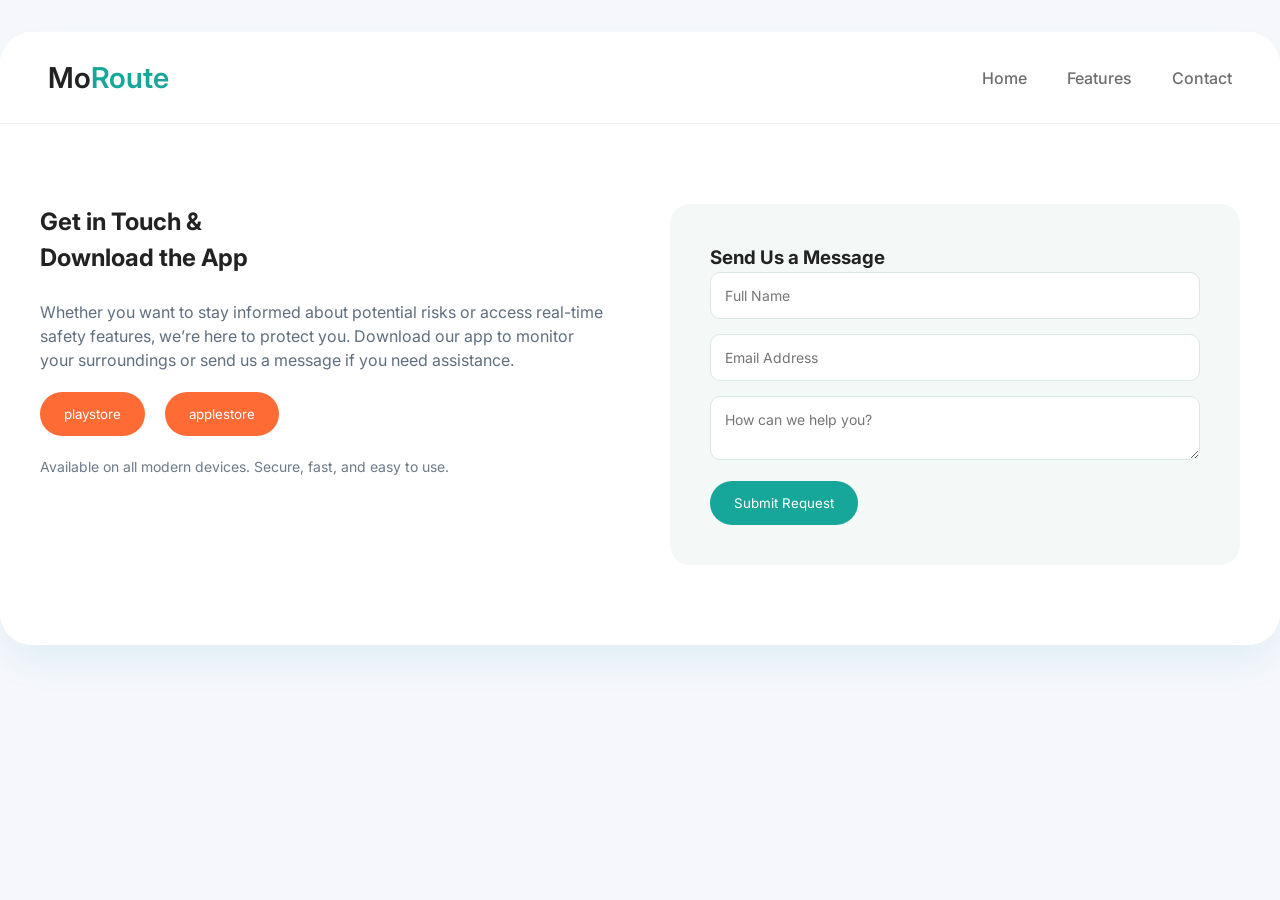
<file: contactus.html>
<!DOCTYPE html>
<html lang="en">
<head>
<meta charset="UTF-8">
<meta name="viewport" content="width=device-width, initial-scale=1.0">
<title>Contact</title>

<link href="https://fonts.googleapis.com/css2?family=Inter:wght@300;400;600;700;900&display=swap" rel="stylesheet">
<link rel="stylesheet" href="contact.css">
<link rel="stylesheet" href="home.css">


</head>
<body>
<div class="site-wrapper">
    <!-- header: SalvaMedic + navigation + address -->
    <div class="navbar">
        <div class="logo">Mo<span>Route</span></div>
        <div class="nav-links">
            <a href="index.html">Home</a>
            <a href="features.html">Features</a>
            <a href="#">Contact</a>
        </div>
        </div>
        <!-- <div class="address-chip">
            <i class="fas fa-map-marker-alt"></i> Medychnyi Avenue, 8-A, Lviv
        </div> -->

<div class="contact-section">

  <div class="contact-wrapper">

    <!-- LEFT SIDE -->
    <div class="contact-left">
      <h2>Get in Touch &<br>Download the App</h2><br>
      <p>
      Whether you want to stay informed about potential risks or access real-time safety features, we’re here to protect you. Download our app to monitor your surroundings or send us a message if you need assistance.
      </p>

      <div class="download-buttons">
        <button class="store-btn applestore"  onclick="showAlert()">playstore</button>
        <button class="store-btn applestore" onclick="showAlert()">applestore</button>
      </div>

      <p>
        Available on all modern devices. Secure, fast, and easy to use.
      </p>
    </div>

    <!-- RIGHT SIDE -->
    <div class="contact-form">
      <h3>Send Us a Message</h3>

<form action="https://formspree.io/f/mzdjpvpw" method="POST">
        <input type="text" placeholder="Full Name" required>
        <input type="email" placeholder="Email Address" name="email" required>
        <textarea placeholder="How can we help you?" class="message" id="message" name="message" required></textarea>
        <input type="hidden" name="_captcha" value="false">

        <button type="submit" class="store-btn playstore">Submit Request</button>
      </form>

    </div>

  </div>

</div>
    </div>
</body>
</html>

<script>

function showAlert() {
  alert("Coming soon!");
}
</script>
</file>
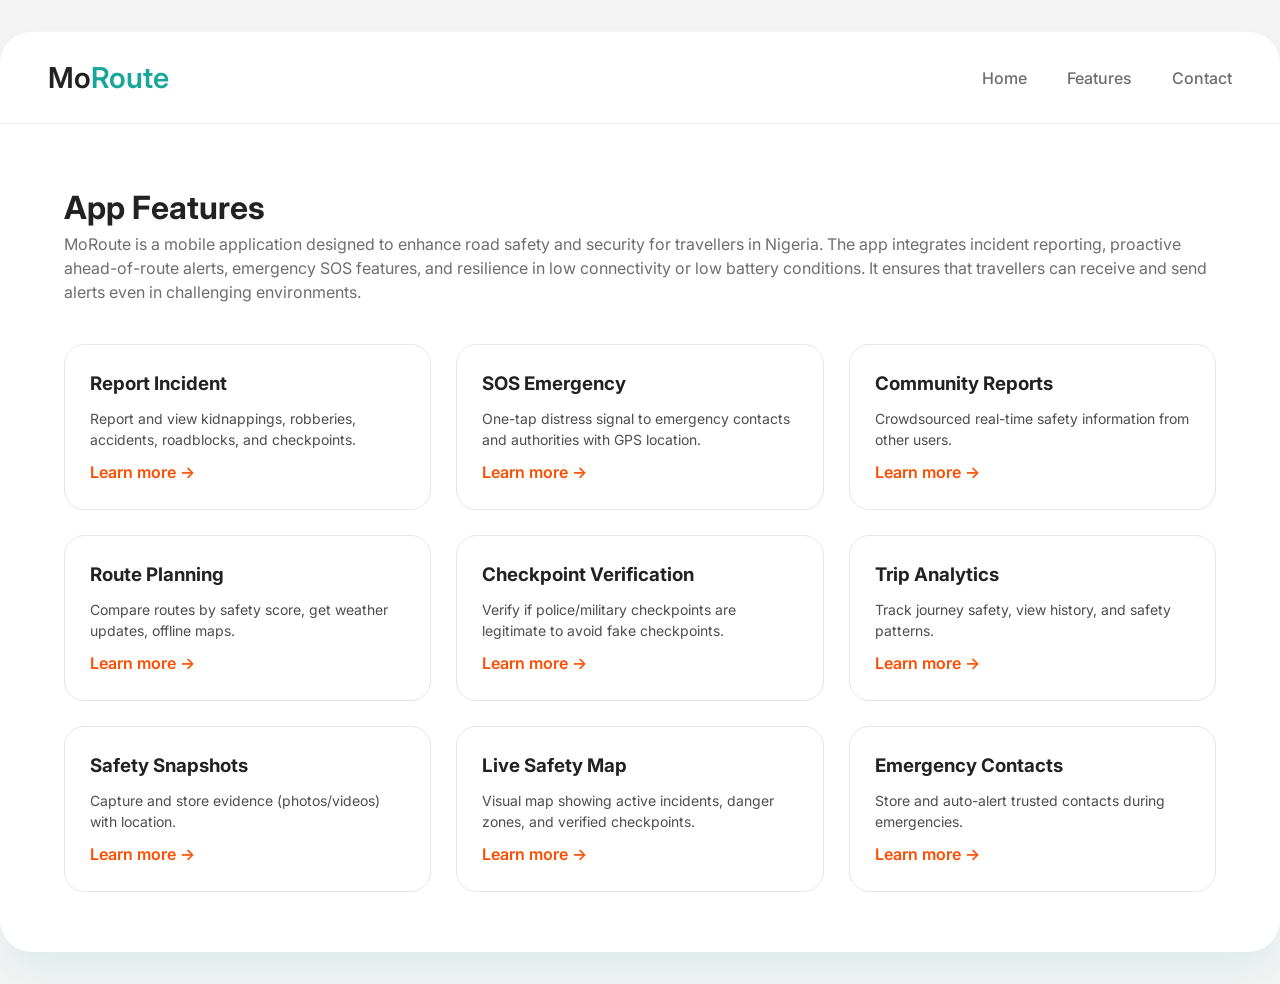
<file: features.html>
<!DOCTYPE html>
<html lang="en">
<head>
<meta charset="UTF-8">
<meta name="viewport" content="width=device-width, initial-scale=1.0">
<title>Features</title>

<link href="https://fonts.googleapis.com/css2?family=Inter:wght@300;400;600;700&display=swap" rel="stylesheet">
<link rel="stylesheet" href="features.css">
<link rel="stylesheet" href="home.css">
<link rel="stylesheet" href="phone.css">

<!-- <style>
*{
  margin:0;
  padding:0;
  box-sizing:border-box;
  font-family:"Inter",sans-serif;
}

body{
  background:#eef2f7;
  color:#222;
}

.container{
  width:90%;
  max-width:1200px;
  margin:auto;
  padding:60px 0;
}

/* GRID */

.services-grid{
  display:grid;
  grid-template-columns: repeat(3,1fr);
  gap:25px;
}

.card{
  background:#fff;
  border-radius:20px;
  padding:25px;
  min-height:160px;
  cursor:pointer;
  transition:0.3s;
  border:1px solid #e6e6e6;
}

.card:hover{
  transform:translateY(-5px);
  box-shadow:0 10px 20px rgba(23,167,154,0.15);
}

.card.active{
  background:#FF6B35;
  color:#fff;
}

.card h3{
  margin-bottom:10px;
}

.card p{
  font-size:14px;
  opacity:0.8;
}

/* FEATURE PREVIEW */

.feature-preview{
  margin-top:120px;
  display:none;
  grid-template-columns:1fr 1fr;
  align-items:center;
  justify-content:space-between;
  gap:140px;
}

.feature-text{
  max-width:500px;
}

.feature-text h2{
  font-size:32px;
  margin-bottom:20px;
}

.feature-text p{
  color:#6E6E6E;
  line-height:1.7;
  margin-bottom:25px;
}

.feature-text button{
  padding:14px 26px;
  background:#FF6B35;
  color:#fff;
  border:none;
  border-radius:30px;
  cursor:pointer;
  transition:0.3s;
}

.feature-text button:hover{
  background:#e85e2f;
}

/* PHONE */

.phone{
  width:320px;
  height:620px;
  background:#F2F2F2;
  border-radius:40px;
  box-shadow:0 20px 40px rgba(23,167,154,0.2);
  padding:25px;
  display:flex;
  flex-direction:column;
  justify-content:center;
  text-align:center;
}

.phone h3{
  color:#17A79A;
  margin-bottom:15px;
}

.phone p{
  font-size:14px;
  color:#6E6E6E;
}

@media(max-width:900px){
  .services-grid{
    grid-template-columns:1fr;
  }
  .feature-preview{
    grid-template-columns:1fr;
    gap:50px;
  }
}
</style> -->
</head>
<body>
  <div class="site-wrapper">
 <div class="navbar">
        <div class="logo">Mo<span>Route</span></div>
        <div class="nav-links">
            <a href="index.html">Home</a>
            <a href="#">Features</a>
            <a href="contactus.html">Contact</a>
        </div>
        <!-- <div class="address-chip">
            <i class="fas fa-map-marker-alt"></i> Medychnyi Avenue, 8-A, Lviv
        </div> -->
    </div>
<div class="container">



<h1>App Features</h1>
<p style="color:#6E6E6E;margin-bottom:40px;">
MoRoute is a mobile application designed to enhance road safety and security for
travellers in Nigeria. The app integrates incident reporting, proactive ahead-of-route alerts,
emergency SOS features, and resilience in low connectivity or low battery conditions. It ensures
that travellers can receive and send alerts even in challenging environments.
</p>

<!-- 9 CARDS -->
<div class="services-grid">

<div class="card" 
data-title="Report Incident" 
data-desc="Report and stay informed about kidnappings, robberies, accidents, roadblocks, suspicious activity, and checkpoints in your area. Users can submit real-time reports with location details, images, and descriptions. All reports are reviewed and displayed on the safety map to help others avoid dangerous zones and make informed travel decisions."
data-btn="Explore Safe Routes"
data-img="images/WhatsApp Image 2026-03-03 at 1.13.28 AM.jpeg">
<h3>Report Incident</h3>
<p>Report and view kidnappings, robberies, accidents, roadblocks, and
checkpoints.</p>
<a class="learn">Learn more →</a>
</div>

<div class="card" 
data-title="SOS Emergency" 
data-desc="Send a one-tap distress signal to your emergency contacts and, where available, local authorities. Your live GPS location, movement status, and time stamp are instantly shared to ensure rapid response. Designed for critical situations where speed and accuracy are essential."
data-img="images/WhatsApp Image 2026-03-03 at 1.13.27 AM (3).jpeg">
<h3>SOS Emergency</h3>
<p>One-tap distress signal to emergency contacts and authorities with GPS
location.</p>
<a class="learn">Learn more →</a>
</div>

<div class="card" 
data-title="Community Reports" 
data-desc="Benefit from crowdsourced, real-time safety updates submitted by other users nearby. See verified alerts about potential threats, unusual activity, or unsafe areas. Community-driven intelligence strengthens awareness and helps keep everyone safer."
data-btn="Live Safety Map"
data-img="images/WhatsApp Image 2026-03-03 at 1.13.26 AM.jpeg">
<h3>Community Reports</h3>
<p> Crowdsourced real-time safety information from other users.</p>
<a class="learn">Learn more →</a>
</div>

<div class="card" 
data-title="Route Planning" 
data-desc="Compare multiple routes not just by distance or time, but by safety score. Receive weather updates, road condition alerts, and the ability to download offline maps for areas with limited connectivity. Travel smarter with routes optimized for both efficiency and security."
data-btn="Start Tracking"
data-img="images/WhatsApp Image.jpeg">
<h3>Route Planning</h3>
<p>Compare routes by safety score, get weather updates, offline maps.</p>
<a class="learn">Learn more →</a>
</div>

<div class="card" 
data-title="Checkpoint Verification" 
data-desc="Avoid fake or unauthorized checkpoints by verifying legitimate police or military stops through community confirmation and official data sources. View verification status, report suspicious checkpoints, and receive alerts before approaching high-risk stops."
data-btn="Scan Area"
data-img="images/WhatsApp Image 2026-02-27 at 10.31.55 PM (1).jpeg">
<h3>Checkpoint Verification</h3>
<p>Verify if police/military checkpoints are legitimate to avoid fake
checkpoints.</p>
<a class="learn">Learn more →</a>
</div>

<div class="card" 
data-title="Trip Analytics" 
data-desc="Track your journey history, analyze travel patterns, and review safety insights over time. See risk levels along your routes, frequently visited areas, and personalized recommendations to improve your safety habits."
data-img="images/WhatsApp Image 2026-02-27 at 10.32.52 PM.jpeg">
<h3>Trip Analytics</h3>
<p>Track journey safety, view history, and safety patterns.</p>
<a class="learn">Learn more →</a>
</div>

<div class="card" 
data-title="Safety Snapshots" 
data-desc="Capture photos or short videos directly within the app to document incidents or suspicious activity. Each snapshot is securely stored with time and location data, creating reliable records that can be shared with trusted contacts or authorities if necessary."
data-btn="Enable Night Mode"
data-img="images/WhatsApp Image 2026-03-03 at 1.13.27 AM.jpeg">
<h3>Safety Snapshots</h3>
<p> Capture and store evidence (photos/videos) with location.</p>
<a class="learn">Learn more →</a>
</div>

<div class="card" 
data-title="Live Safety Map" 
data-desc="Access a dynamic, real-time map that displays active incidents, high-risk zones, verified checkpoints, and safe areas. The map updates continuously using AI analysis and community reports, giving you a clear visual overview of your surroundings before and during your journey."
data-btn="Activate Voice Alert"
data-img="images/WhatsApp Image 2026-02-27 at 10.31.55 PM (2).jpeg">
<h3>Live Safety Map</h3>
<p>Visual map showing active incidents, danger zones, and verified checkpoints.</p>
<a class="learn">Learn more →</a>
</div>

<div class="card" 
data-title="Emergency Contacts" 
data-desc="Securely store trusted contacts within the app and automatically notify them during emergencies. Customize alert preferences, choose who gets notified for specific situations, and share live tracking details when needed."
data-btn="View Safe Zones"
data-img="images/WhatsApp Image 2026-03-03 at 6.41.35 PM.jpeg">
<h3>Emergency Contacts</h3>
<p> Store and auto-alert trusted contacts during emergencies.</p>
<a class="learn">Learn more →</a>
</div>

</div>

<!-- FEATURE PREVIEW -->
<div class="feature-preview" id="preview">

<div class="feature-text">
<h2 id="title"></h2>
<p id="desc"></p>
<button class="playstore">try feature</button>
</div>

<div class="phone">
<h3 id="phoneTitle"></h3>
<!-- <p>This preview represents how the feature appears inside the mobile app.</p> -->
</div>

</div>

</div>
</div>
<!-- <script>
const cards = document.querySelectorAll(".card");
const preview = document.getElementById("preview");
const title = document.getElementById("title");
const desc = document.getElementById("desc");
const phoneTitle = document.getElementById("phoneTitle");
const actionBtn = document.getElementById("actionBtn");

cards.forEach(card => {
  card.addEventListener("click", function(){

    // Remove active from all cards
    cards.forEach(c => c.classList.remove("active"));

    // Activate clicked
    this.classList.add("active");

    // Get data
    const newTitle = this.dataset.title;
    const newDesc = this.dataset.desc;
    const newBtn = this.dataset.btn;

    // Update content
    title.textContent = newTitle;
    desc.textContent = newDesc;
    phoneTitle.textContent = newTitle;
    // actionBtn.textContent = newBtn;

    // Show preview section
    preview.style.display = "grid";

    // Smooth scroll
    preview.scrollIntoView({ behavior: "smooth" });

  });
});
</script> -->




<script>
const cards = document.querySelectorAll(".card");
const preview = document.getElementById("preview");
const title = document.getElementById("title");
const desc = document.getElementById("desc");
const phoneTitle = document.getElementById("phoneTitle");
const phone = document.querySelector(".phone");


cards.forEach(card => {
  card.addEventListener("click", function(){

    cards.forEach(c => c.classList.remove("active"));
    this.classList.add("active");

    const newTitle = this.dataset.title;
    const newDesc = this.dataset.desc;
    const newImg = this.dataset.img;

    title.textContent = newTitle;
    desc.textContent = newDesc;
    // phoneTitle.textContent = newTitle;

    // Add background image to phone
    phone.style.backgroundImage = `url('${newImg}')`;
    phone.style.backgroundSize = "cover";
    phone.style.backgroundPosition = "center";
    phone.style.backgroundRepeat = "no-repeat";

    preview.style.display = "grid";
    preview.scrollIntoView({ behavior: "smooth" });
  });
});



</script>
</body>
</html>
</file>
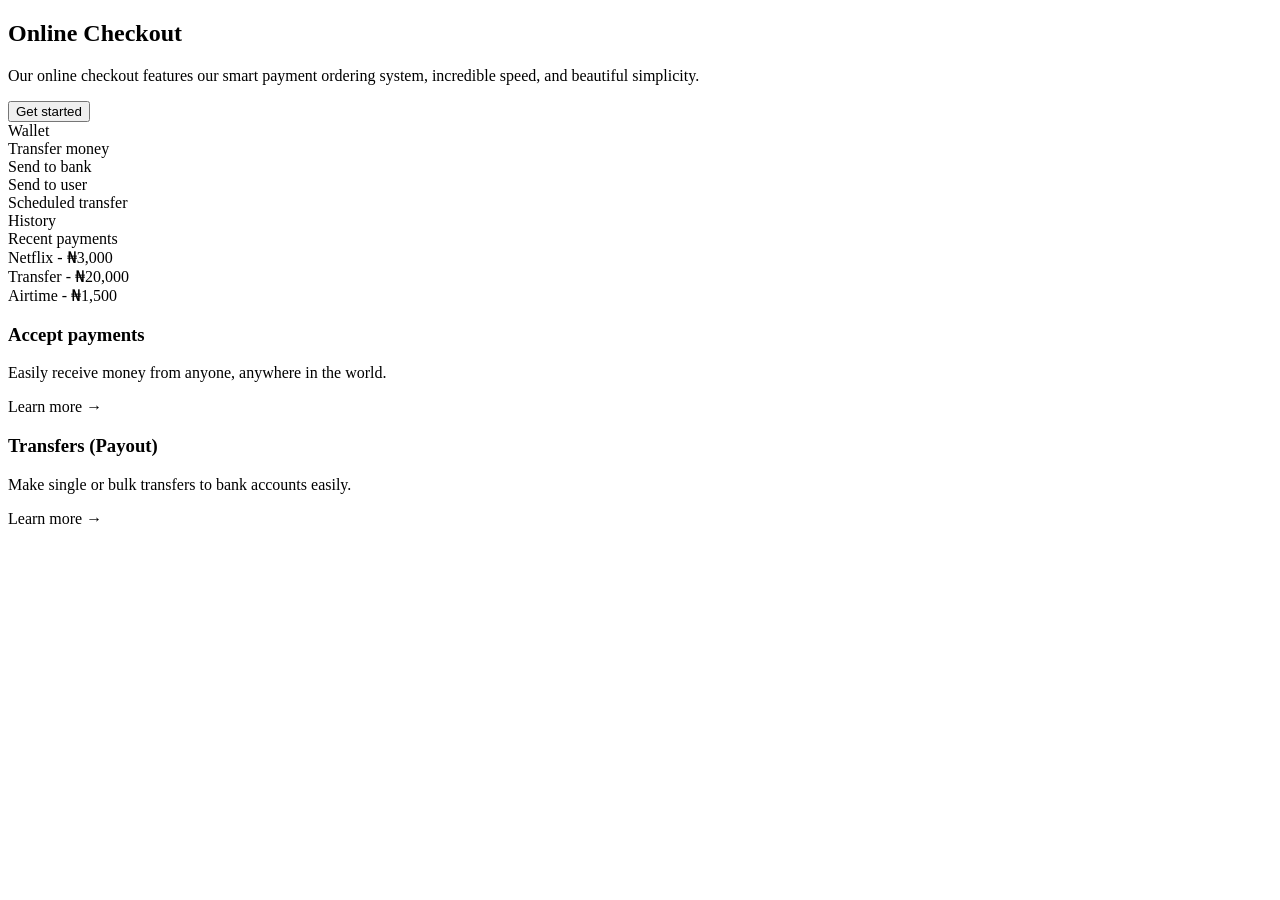
<file: phone.html>
<!DOCTYPE html>
<html lang="en">
<head>
<meta charset="UTF-8">
<meta name="viewport" content="width=device-width, initial-scale=1.0">
<title>Payment Section</title>

<link href="https://fonts.googleapis.com/css2?family=Inter:wght@300;400;600;700;800&display=swap" rel="stylesheet">

<!-- <style>
*{
  margin:0;
  padding:0;
  box-sizing:border-box;
  font-family:Inter,sans-serif;
}

body{
  background:#f3f3f3;
}

.section{
  display:flex;
  justify-content:center;
  align-items:center;
  gap:80px;
  padding:80px 40px;
}

/* LEFT */
.left{
  width:320px;
}

.left h2{
  font-size:28px;
  margin-bottom:20px;
}

.left p{
  color:#555;
  line-height:1.7;
  margin-bottom:25px;
}

.btn{
  background:#0a1033;
  color:#fff;
  padding:14px 22px;
  border:none;
  border-radius:10px;
  cursor:pointer;
  transition:.3s;
}

.btn:hover{
  transform:translateY(-3px);
  box-shadow:0 10px 20px rgba(0,0,0,0.15);
}

/* PHONE */
.phone{
  width:380px;
  height:800px;
  background:#eee;
  border-radius:40px;
  /* padding:20px; */
  box-shadow:0 20px 40px rgba(0,0,0,0.15);
  position:relative;
  overflow:hidden;
}

/* CAROUSEL */
.carousel{
  display:flex;
  width:100%;
  height:100%;
  transition:transform .6s ease;
}

.slide{
  min-width:100%;
  padding:20px;
  display:flex;
  flex-direction:column;
  justify-content:center;
  gap:20px;
  animation:fade .6s;
  background-image: url("images/WhatsApp Image.jpeg");

  background-size: cover;
  background-repeat: no-repeat;
}

/* .slide2{
  min-width:100%;
  padding:20px;
  display:flex;
  flex-direction:column;
  justify-content:center;
  gap:20px;
  animation:fade .6s;
  background-image: url("images/WhatsApp Image.jpeg");

  background-size: contain;
}
.slide3{
  min-width:100%;
  padding:20px;
  display:flex;
  flex-direction:column;
  justify-content:center;
  gap:20px;
  animation:fade .6s;
  background-image: url("images/WhatsApp Image.jpeg");

  background-size: contain;
} */

@keyframes fade{
  from{opacity:0; transform:translateX(30px);}
  to{opacity:1; transform:translateX(0);}
}

.balance{
  text-align:right;
  font-weight:600;
}

.pay-title{
  font-size:22px;
  font-weight:800;
  margin-top:80px;
}

.option{
  display:flex;
  align-items:center;
  gap:15px;
  padding:14px;
  border-radius:12px;
  background:#fff;
  transition:.3s;
  cursor:pointer;
}

.option:hover{
  transform:translateX(8px);
  box-shadow:0 10px 20px rgba(0,0,0,0.1);
}

/* ARROWS */
.arrows{
  position:absolute;
  bottom:20px;
  width:100%;
  display:flex;
  justify-content:space-between;
  padding:0 20px;
}

.arrow{
  width:40px;
  height:40px;
  background:#111;
  color:#fff;
  display:flex;
  align-items:center;
  justify-content:center;
  border-radius:50%;
  cursor:pointer;
  transition:.3s;
}

.arrow:hover{
  transform:scale(1.1);
}

/* RIGHT */
.right{
  width:320px;
}

.block{
  margin-bottom:50px;
}

.block h3{
  margin-bottom:10px;
}

.block p{
  color:#555;
  line-height:1.6;
}

.learn{
  color:#ff4d00;
  margin-top:10px;
  display:inline-block;
  font-weight:600;
  cursor:pointer;
  transition:.3s;
}

.learn:hover{
  transform:translateX(5px);
}

@media(max-width:1000px){
.section{
  flex-direction:column;
}
}
</style> -->
</head>

<body>

<div class="section">

<!-- LEFT -->
<div class="left">
  <h2>Online Checkout</h2>
  <p>
    Our online checkout features our smart payment ordering system,
    incredible speed, and beautiful simplicity.
  </p>
  <button class="btn">Get started</button>
</div>

<!-- PHONE CAROUSEL -->
<div class="phone">

<div class="carousel" id="carousel">

  <!-- SLIDE 1 -->
  <div class="slide">
    <!-- <div class="balance">NGN 2,560.68</div>
    <div class="pay-title">How would you like to pay?</div>

    <div class="option">💳 Card</div>
    <div class="option"># USSD</div>
    <div class="option">🏦 Bank</div>
    <div class="option">🔳 QR</div>
    <div class="option">🔁 Barter</div> -->
  </div>

  <!-- SLIDE 2 -->
  <div class="slide">
    <div class="balance">Wallet</div>
    <div class="pay-title">Transfer money</div>

    <div class="option">Send to bank</div>
    <div class="option">Send to user</div>
    <div class="option">Scheduled transfer</div>
  </div>

  <!-- SLIDE 3 -->
  <div class="slide">
    <div class="balance">History</div>
    <div class="pay-title">Recent payments</div>

    <div class="option">Netflix - ₦3,000</div>
    <div class="option">Transfer - ₦20,000</div>
    <div class="option">Airtime - ₦1,500</div>
  </div>

</div>

<!-- <div class="arrows">
  <div class="arrow" onclick="prev()">‹</div>
  <div class="arrow" onclick="next()">›</div>
</div> -->

</div>

<!-- RIGHT -->
<div class="right">

<div class="block">
  <h3>Accept payments</h3>
  <p>Easily receive money from anyone, anywhere in the world.</p>
  <div class="learn">Learn more →</div>
</div>

<div class="block">
  <h3>Transfers (Payout)</h3>
  <p>Make single or bulk transfers to bank accounts easily.</p>
  <div class="learn">Learn more →</div>
</div>

</div>

</div>

<script>
let index = 0;
const carousel = document.getElementById("carousel");
const total = document.querySelectorAll(".slide").length;

function update(){
  carousel.style.transform = `translateX(-${index*100}%)`;
}

function next(){
  index = (index + 1) % total;
  update();
}

function prev(){
  index = (index - 1 + total) % total;
  update();
}

// auto slide
setInterval(next,4000);
</script>

</body>
</html>
</file>
<file: contact.css>
body{
   background-color:#f4f9f8;
   color:#1e2d3d;
   line-height:1.5;
}

/* MAIN CONTAINER */

.wrapper{
      max-width:1280px;
      margin:2rem auto;
      background-color:#ffffff;
      border-radius:2rem;
      box-shadow:0 20px 40px -10px rgba(18,40,70,0.12);
      overflow:hidden;
}

/* NAVBAR */


.logo{
  font-weight:700;
  font-size:20px;
  display:flex;
  /* gap:10px; */
  align-items:center;
  color:#17A79A;
}

.menu{
  display:flex;
  gap:20px;
}

.menu a{
  text-decoration:none;
  color:#1e2d3d;
  background:#e8f6f4;
  padding:10px 18px;
  border-radius:20px;
  font-size:14px;
}

/* HERO */

.hero{
  display:grid;
  grid-template-columns:1.2fr 1fr;
  align-items:center;
  padding:40px;
  position:relative;
}

.hero-left h1{
  font-size:90px;
  line-height:0.9;
  font-weight:900;
}

.hero-left p{
  margin-top:20px;
  color:#5f6f7f;
}

.btn{
  margin-top:30px;
  background:#17A79A;
  color:#fff;
  border:none;
  padding:16px 26px;
  border-radius:30px;
  font-size:16px;
  cursor:pointer;
}

.stats{
  display:flex;
  gap:40px;
  margin-top:40px;
  align-items:center;
}

.stat h3{
  color:#FF6B35;
  font-size:28px;
}

.stat p{
  font-size:13px;
  color:#6c7a89;
}

/* RIGHT PANEL */

.hero-right{
  background:linear-gradient(135deg,#17A79A,#4fc4b7);
  border-radius:30px;
  padding:40px;
  height:520px;
  position:relative;
  color:#fff;
}

.hero-right img{
  position:absolute;
  bottom:0;
  left:40px;
  height:520px;
}

.hero-right h2{
  position:absolute;
  right:40px;
  top:120px;
  width:260px;
  font-size:32px;
}

.hero-right p{
  position:absolute;
  right:40px;
  top:200px;
  width:260px;
  opacity:0.9;
}

/* FLOAT LABELS */

.label{
  position:absolute;
  background:#ffffff;
  padding:10px 18px;
  border-radius:20px;
  font-size:13px;
  box-shadow:0 10px 20px rgba(0,0,0,0.08);
  color:#17A79A;
}

.l1{ top:180px; left:45%; }
.l2{ top:260px; left:65%; }
.l3{ bottom:120px; left:60%; }

/* SECTION 2 */

.section2{
  padding:80px 40px;
  text-align:center;
  background:#eef8f7;
}

.section2 h2{
  font-size:42px;
  max-width:900px;
  margin:auto;
  line-height:1.3;
}

.section2 button{
  margin-top:30px;
  padding:16px 30px;
  border:none;
  border-radius:30px;
  background:#FF6B35;
  color:#fff;
  font-size:16px;
}

/* CONTACT SECTION */

.contact-section{
  padding:80px 40px;
  background:#ffffff;
}

.contact-wrapper{
  display:grid;
  grid-template-columns:1fr 1fr;
  gap:60px;
}

/* .contact-left h2{
  color:#17A79A;
  margin-bottom:20px;
} */

.contact-left p{
  color:#5f6f7f;
  margin-bottom:20px;
}

.download-buttons{
  display:flex;
  gap:20px;
  margin-bottom:20px;
}

.store-btn{
  background:#17A79A;
  color:#fff;
  border:none;
  padding:14px 24px;
  border-radius:30px;
  cursor:pointer;
}

.applestore{
  background:#FF6B35;
}

.contact-left p:last-child{
  color:#6c7a89;
  font-size:14px;
}

/* FORM */

.contact-form{
  background:#f4f9f8;
  padding:40px;
  border-radius:20px;
}

/* .contact-form h3{
  margin-bottom:20px;
  color:#17A79A;
} */

.contact-form input,
.contact-form textarea{
  width:100%;
  padding:14px;
  margin-bottom:15px;
  border-radius:10px;
  border:1px solid #dbe7e6;
  font-size:14px;
}

.submit-btn{
  width:100%;
  background:#FF6B35;
  color:#fff;
  border:none;
  padding:14px;
  border-radius:30px;
  cursor:pointer;
}

/* RESPONSIVE */

@media(max-width:1000px){
.hero{
  grid-template-columns:1fr;
}
.contact-wrapper{
  grid-template-columns:1fr;
}
.hero-left h1{
  font-size:56px;
}
}
</file>
<file: home.css>
* {
    margin: 0;
    padding: 0;
    box-sizing: border-box;
    font-family: 'Inter', -apple-system, BlinkMacSystemFont, 'Segoe UI', Roboto, Helvetica, Arial, sans-serif;
}

body {
    background-color: #f5f7fc; /* unchanged */
    color: #222222;
    line-height: 1.5;

}

/* main container – centered soft white card */
.site-wrapper {
    max-width: 1280px;
    margin: 2rem auto;
    background-color: #ffffff;
    border-radius: 2rem;
    box-shadow: 0 20px 40px -10px rgba(23, 167, 154, 0.12);
    overflow: hidden;
}

/* header & navigation */
.navbar {
    display: flex;
    align-items: center;
    justify-content: space-between;
    padding: 1.5rem 3rem;
    background-color: white;
    border-bottom: 1px solid #F2F2F2;
}

.logo {
    font-size: 1.8rem;
    font-weight: 600;
    /* letter-spacing: -0.5px; */
    color: #222222;
}

.logo span {
    color: #17A79A;
}

.nav-links {
    display: flex;
    gap: 2.5rem;
    font-weight: 500;
    color: #6E6E6E;
}

.nav-links a {
    text-decoration: none;
    color: inherit;
    font-size: 1rem;
    transition: color 0.2s;
}

.nav-links a:hover {
    color: #17A79A;
}

/* address chip */
.address-chip {
    background-color: #F2F2F2;
    padding: 0.5rem 1.2rem;
    border-radius: 40px;
    font-size: 0.9rem;
    display: flex;
    align-items: center;
    gap: 0.4rem;
    color: #6E6E6E;
    font-weight: 500;
}

.address-chip i {
    color: #17A79A;
    font-size: 0.9rem;
}

/* main layout */
.hero-grid {
    display: grid;
    grid-template-columns: 1fr 1fr;
    gap: 0;
    padding: 2rem 3rem 2rem 3rem;
    align-items: center;
}

/* left side */
.hero-left {
    padding-right: 2rem;
}

.super-headline {
    display: flex;
    align-items: center;
    gap: 0.5rem;
    margin-bottom: 1rem;
}

.badge {
    background-color: #E6F7F5;
    color: #17A79A;
    font-weight: 600;
    font-size: 0.85rem;
    padding: 0.3rem 1rem;
    border-radius: 30px;
    letter-spacing: 0.3px;
}

.hero-left h1 {
    font-size: 3.2rem;
    font-weight: 700;
    line-height: 1.1;
    margin: 0.5rem 0 1rem 0;
    color: #222222;
}

.hero-left h1 .light {
    font-weight: 400;
    color: #6E6E6E;
    display: block;
    font-size: 2.6rem;
    margin-top: 0.2rem;
}

.hero-left .clinic-tag {
    font-size: 1.5rem;
    font-weight: 500;
    color: #17A79A;
    margin-bottom: 0.25rem;
}

.hero-desc {
    font-size: 1rem;
    color: #6E6E6E;
    margin: 1rem 0 1.8rem 0;
    max-width: 90%;
    background: #F2F2F2;
    padding: 1rem 1.4rem;
    border-radius: 20px;
    border-left: 5px solid #6EC1B6;
}

.hero-desc i {
    color: #17A79A;
    margin-right: 0.4rem;
}

.find-doctor-btn {
    background-color: #FF6B35;
    border: none;
    color: white;
    font-weight: 600;
    font-size: 1rem;
    padding: 0.9rem 2.2rem;
    border-radius: 40px;
    display: inline-flex;
    align-items: center;
    gap: 0.6rem;
    cursor: pointer;
    transition: background 0.2s, box-shadow 0.2s;
    box-shadow: 0 8px 16px -6px rgba(255, 107, 53, 0.35);
    border: 1px solid rgba(255,255,255,0.2);
}

.find-doctor-btn:hover {
    background-color: #FF6B35;
}

.stats-mini {
    display: flex;
    gap: 4rem;
    margin-top: 2.2rem;
}

.stat-number {
    font-size: 2rem;
    font-weight: 700;
    color: #17A79A;
    line-height: 1.2;
}

.stat-label {
    font-size: 0.9rem;
    color: #6E6E6E;
    font-weight: 500;
    max-width: 150px;
}

/* right side */
.hero-right {
    position: relative;
    display: flex;
    justify-content: flex-end;
}

.image-stack {
    position: relative;
    width: 100%;
    max-width: 440px;
    margin-left: auto;
}

/* virtual tour badge */
.virtual-tour-badge {
    position: absolute;
    top: 20px;
    right: 20px;
    background: rgba(255,255,255,0.9);
    backdrop-filter: blur(6px);
    padding: 0.5rem 1.2rem;
    border-radius: 40px;
    font-weight: 600;
    font-size: 0.9rem;
    color: #222222;
    box-shadow: 0 6px 12px rgba(0,0,0,0.05);
    display: flex;
    align-items: center;
    gap: 8px;
    border: 1px solid rgba(255,255,255,0.6);
}

.virtual-tour-badge i {
    color: #17A79A;
}

/* floating stat card */
.floating-stats {
    position: absolute;
    bottom: -20px;
    left: -30px;
    background: white;
    border-radius: 30px;
    padding: 1.2rem 1.8rem;
    box-shadow: 0 18px 30px -8px rgba(23, 167, 154, 0.2);
    display: flex;
    gap: 2rem;
    border: 1px solid #F2F2F2;
}

.floating-stat-item .big {
    font-size: 2rem;
    font-weight: 700;
    color: #222222;
}

.floating-stat-item .label {
    font-size: 0.8rem;
    font-weight: 600;
    color: #6E6E6E;
    letter-spacing: 0.3px;
}

/* about section */
.about-section {
    display: grid;
    grid-template-columns: 1fr 1fr;
    gap: 2rem;
    padding: 3rem;
    background: #F2F2F2;
    border-top: 1px solid #E6E6E6;
}


.about-section2{
    display: grid;
    grid-template-columns: 1fr 1fr;
    gap: 2rem;
    padding: 3rem;
    background: #F2F2F2;
    border-top: 1px solid #E6E6E6;
    display: none;
}

.about-left h2 {
    font-size: 2rem;
    font-weight: 600;
    color: #222222;
}

.about-left h2 i {
    color: #17A79A;
}

.about-left p {
    color: #6E6E6E;
}

.feedback-message {
    background: white;
    padding: 1.5rem;
    border-radius: 24px;
    box-shadow: 0 8px 16px -12px rgba(23, 167, 154, 0.2);
    border: 1px solid #F2F2F2;
}

.feedback-message i {
    color: #6EC1B6;
}

.feedback-message strong {
    color: #17A79A;
}

.about-right {
    background: #E6F7F5;
    box-shadow: inset 0 2px 8px rgba(255,255,255,0.8), 0 10px 20px -12px rgba(23, 167, 154, 0.3);
     background-size: cover;
  background-repeat: no-repeat;
}

.about-right h3 {
    color: #222222;
}

.about-right .highlight {
    color: #17A79A;
}

.about-right li {
    color: #6E6E6E;
}

.about-right li i {
    color: #17A79A;
    background: white;
}

.more-about-btn {
    background: transparent;
    border: 2px solid #17A79A;
    color: #17A79A;
}

.more-about-btn:hover {
    background: #17A79A;
    color: white;
}

/* footer */
.footer-note {
    border-top: 1px solid #F2F2F2;
    color: #6E6E6E;
}

.footer-note .social i {
    color: #6E6E6E;
}

.footer-note .social i:hover {
    color: #17A79A;
}

/* responsive */
@media (max-width: 900px) {
    .hero-grid, .about-section2 {
        grid-template-columns: 1fr;
        gap: 2.5rem;
        
    }

  .about-section2 {

     display: inline-block;
    
        
    }

    .about-section{
        display: none;
    }
      .about-right {
        min-height: 300px; /* slightly smaller on mobile */
    }
    .floating-stats {
        left: 10px;
    }
    .navbar {
        flex-wrap: wrap;
        gap: 1rem;
    }

    .feedback-message {
    background: white;
    padding: 1.5rem;
    border-radius: 24px;
    box-shadow: 0 8px 16px -12px rgba(23, 167, 154, 0.2);
    border: 1px solid #F2F2F2;
    margin-bottom:30px ;
}
}
</file>
<file: features.css>
*{
  margin:0;
  padding:0;
  box-sizing:border-box;
  font-family:"Inter",sans-serif;
}

body{
  background:#eef2f7;
  color:#222;
}

.container{
  width:90%;
  max-width:1200px;
  margin:auto;
  padding:60px 0;
}

/* GRID */

.services-grid{
  display:grid;
  grid-template-columns: repeat(3,1fr);
  gap:25px;
}

.card{
  background:#fff;
  border-radius:20px;
  padding:25px;
  min-height:160px;
  cursor:pointer;
  transition:0.3s;
  border:1px solid #e6e6e6;
}

.card:hover{
  transform:translateY(-5px);
  box-shadow:0 10px 20px rgba(23,167,154,0.15);
}

.card.active{
  background:linear-gradient(135deg,#17A79A,#4fc4b7);
  color:#fff;
}

.card h3{
  margin-bottom:10px;
}

.card p{
  font-size:14px;
  opacity:0.8;
}

/* FEATURE PREVIEW */

.feature-preview{
  margin-top:120px;
  display:none;
  grid-template-columns:1fr 1fr;
  align-items:center;
  justify-content:space-between;
  gap:140px;
}

.feature-text{
  max-width:500px;
}

.feature-text h2{
  font-size:32px;
  margin-bottom:20px;
}

.feature-text p{
  color:#6E6E6E;
  line-height:1.7;
  margin-bottom:25px;
}

.feature-text button{
  padding:14px 26px;
  background:#FF6B35;
  color:#fff;
  border:none;
  border-radius:30px;
  cursor:pointer;
  transition:0.3s;
}

.feature-text button:hover{
  background:#e85e2f;
}

/* PHONE */

.phone{
  width:320px;
  height:620px;
  background:#F2F2F2;
  border-radius:40px;
  box-shadow:0 20px 40px rgba(23,167,154,0.2);
  padding:25px;
  display:flex;
  flex-direction:column;
  justify-content:center;
  text-align:center;
 transition: background 0.4s ease, transform 0.3s ease;
}

.phone h3{
  color:#17A79A;
  margin-bottom:15px;
}

.phone p{
  font-size:14px;
  color:#6E6E6E;
}

@media(max-width:900px){
  .services-grid{
    grid-template-columns:1fr;
  }
  .feature-preview{
    grid-template-columns:1fr;
    gap:50px;
  }
}
</file>
<file: phone.css>
*{
  margin:0;
  padding:0;
  box-sizing:border-box;
  font-family:Inter,sans-serif;
}

body{
  background:#f3f3f3;
}

.section{
  display:flex;
  justify-content:center;
  align-items:center;
  gap:80px;
  padding:80px 40px;
}

/* LEFT */
.left{
  width:320px;
}

.left h2{
  font-size:28px;
  margin-bottom:20px;
}

.left p{
  color:#555;
  line-height:1.7;
  margin-bottom:25px;
}

.btn{
  background:#0a1033;
  color:#fff;
  padding:14px 22px;
  border:none;
  border-radius:10px;
  cursor:pointer;
  transition:.3s;
}

.btn:hover{
  transform:translateY(-3px);
  box-shadow:0 10px 20px rgba(0,0,0,0.15);
}

/* PHONE */
.phone{
  width:380px;
  height:800px;
  background:#eee;
  border-radius:40px;
  /* padding:20px; */
  box-shadow:0 20px 40px rgba(0,0,0,0.15);
  position:relative;
  overflow:hidden;
}

.phone2{
  width:320px;
  height:600px;
  background:#eee;
  border-radius:40px;
  box-shadow:0 20px 40px rgba(0,0,0,0.15);
  position:relative;
  overflow:hidden;
  background-image: url("images/sos.jpeg");
  background-size: cover;
  background-repeat: no-repeat;

}
/* CAROUSEL */
.carousel{
  display:flex;
  width:100%;
  height:100%;
  transition:transform .6s ease;
}

.slide{
  min-width:100%;
  padding:20px;
  display:flex;
  flex-direction:column;
  justify-content:center;
  gap:20px;
  animation:fade .6s;
  background-image: url("images/WhatsApp Image.jpeg");

  background-size: cover;
  background-repeat: no-repeat;
}

/* .slide2{
  min-width:100%;
  padding:20px;
  display:flex;
  flex-direction:column;
  justify-content:center;
  gap:20px;
  animation:fade .6s;
  background-image: url("images/WhatsApp Image.jpeg");

  background-size: contain;
}
.slide3{
  min-width:100%;
  padding:20px;
  display:flex;
  flex-direction:column;
  justify-content:center;
  gap:20px;
  animation:fade .6s;
  background-image: url("images/WhatsApp Image.jpeg");

  background-size: contain;
} */

@keyframes fade{
  from{opacity:0; transform:translateX(30px);}
  to{opacity:1; transform:translateX(0);}
}

.balance{
  text-align:right;
  font-weight:600;
}

.pay-title{
  font-size:22px;
  font-weight:800;
  margin-top:80px;
}

.option{
  display:flex;
  align-items:center;
  gap:15px;
  padding:14px;
  border-radius:12px;
  background:#fff;
  transition:.3s;
  cursor:pointer;
}

.option:hover{
  transform:translateX(8px);
  box-shadow:0 10px 20px rgba(0,0,0,0.1);
}

/* ARROWS */
.arrows{
  position:absolute;
  bottom:20px;
  width:100%;
  display:flex;
  justify-content:space-between;
  padding:0 20px;
}

.arrow{
  width:40px;
  height:40px;
  background:#111;
  color:#fff;
  display:flex;
  align-items:center;
  justify-content:center;
  border-radius:50%;
  cursor:pointer;
  transition:.3s;
}

.arrow:hover{
  transform:scale(1.1);
}

/* RIGHT */
.right{
  width:320px;
}

.block{
  margin-bottom:50px;
}

.block h3{
  margin-bottom:10px;
}

.block p{
  color:#555;
  line-height:1.6;
}

.learn{
  color:#ff4d00;
  margin-top:10px;
  display:inline-block;
  font-weight:600;
  cursor:pointer;
  transition:.3s;
  text-decoration: none;
}

.learn:hover{
  transform:translateX(5px);
}

@media(max-width:1000px){
.section{
  flex-direction:column;
}
}
</file>
